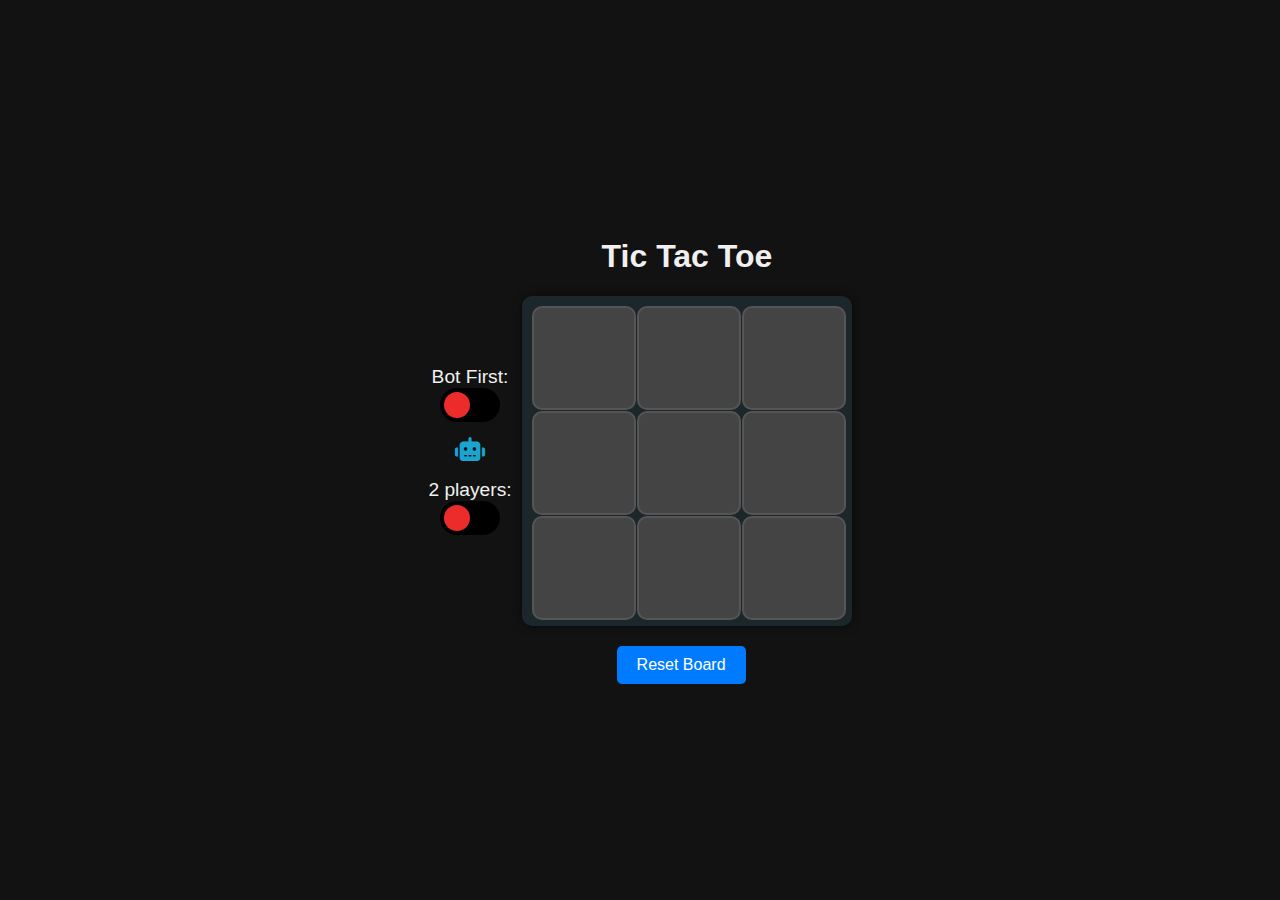
<file: index.html>
<!DOCTYPE html>
<html lang="en">
<head>
    <meta charset="UTF-8">
    <meta name="viewport" content="width=device-width, initial-scale=1.0">
    <title>Tic Tac Toe</title>
    <link rel="stylesheet" href="styles.css">
    <link rel="stylesheet" href="https://cdnjs.cloudflare.com/ajax/libs/font-awesome/5.15.3/css/all.min.css">
    <script src="bot.js"></script>
</head>
<body>
    <!-- <div class="toggle">
        <label for="botFirst">Bot First:</label>
        <input type="checkbox" id="botFirst">
    </div> -->
    <div class="toggle">
        <label for="botFirst">Bot First:</label>
        <label class="switch">
            <input type="checkbox" id="botFirst">
            <span class="slider"></span>
        </label>
        <i id="botIcon" class="fas fa-robot bot-icon normal-bot"></i>
        <br>
        <label for="singleplay">2 players:</label>
        <label class="switch">
            <input type="checkbox" id="singleplay">
            <span class="slider"></span>
        </label>
    </div>
    <!-- <div class="toggle">
        
    </div> -->

    <div class="container">
        <h1 class ="heading">Tic Tac Toe</h1>
        <div class="board">
            <div class="cell" id="cell-0" ></div>
            <div class="cell" id="cell-1"></div>
            <div class="cell" id="cell-2"></div>
            <div class="cell" id="cell-3"></div>
            <div class="cell" id="cell-4"></div>
            <div class="cell" id="cell-5"></div>
            <div class="cell" id="cell-6"></div>
            <div class="cell" id="cell-7"></div>
            <div class="cell" id="cell-8"></div>
        </div>
        <div class="button-container">
            <button id="reset-button">Reset Board</button>
          </div>
    </div>
    
</body>
<!-- <button onclick="resetBoard()">Alert</button> -->

</html>
</file>
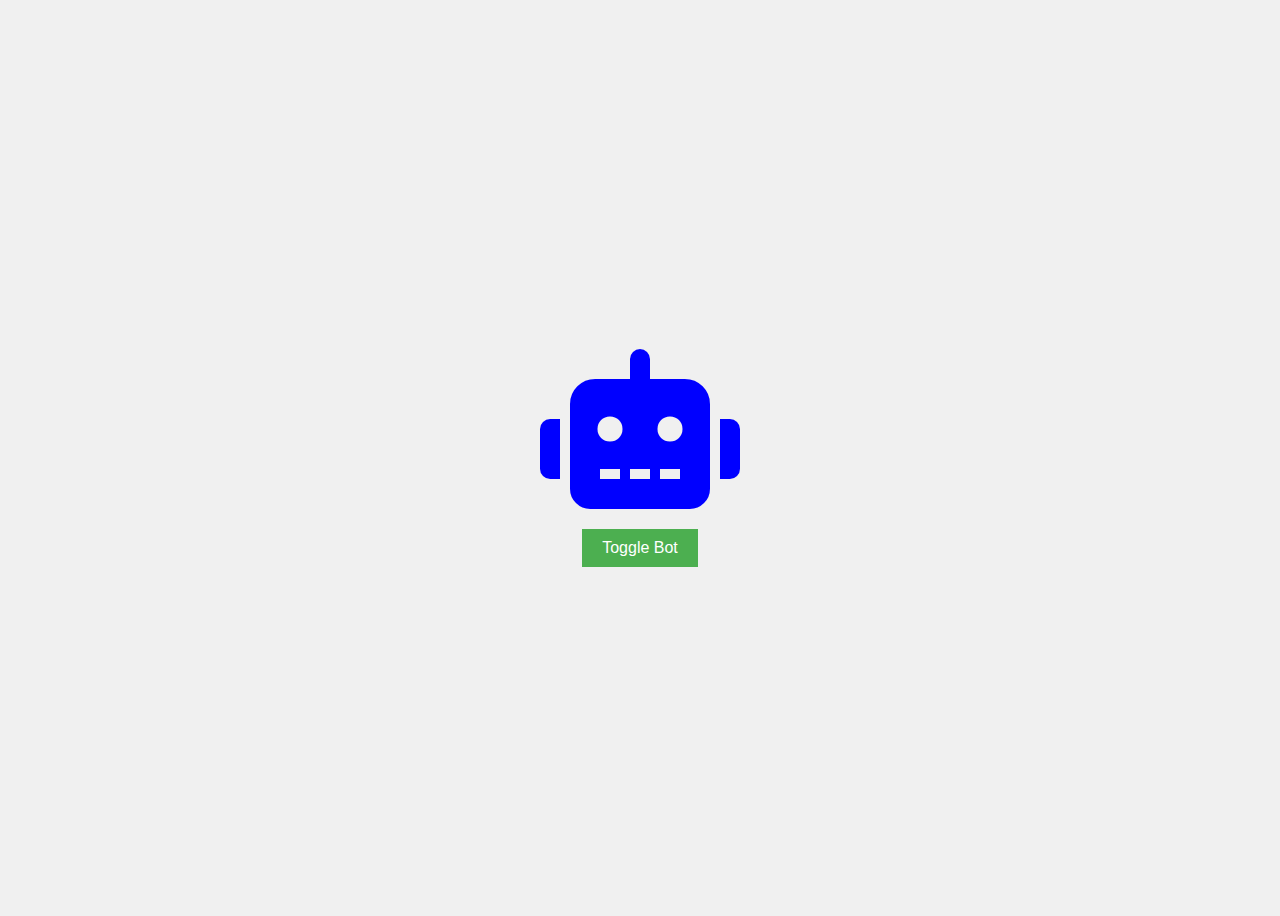
<file: evilbot.html>
<!DOCTYPE html>
<html lang="en">
<head>
    <meta charset="UTF-8">
    <meta name="viewport" content="width=device-width, initial-scale=1.0">
    <title>Toggle Bot Icon</title>
    <link rel="stylesheet" href="https://cdnjs.cloudflare.com/ajax/libs/font-awesome/5.15.3/css/all.min.css">
    <style>
        body {
            display: flex;
            flex-direction: column;
            justify-content: center;
            align-items: center;
            height: 100vh;
            background-color: #f0f0f0;
        }
        .big-icon {
            font-size: 10em;
            margin-bottom: 20px;
            transition: color 0.3s ease;
        }
        .button {
            padding: 10px 20px;
            font-size: 1em;
            background-color: #4CAF50;
            color: white;
            border: none;
            cursor: pointer;
            transition: background-color 0.3s ease;
        }
        .button:hover {
            background-color: #45a049;
        }
        .normal-bot {
            color: blue;
        }
        .evil-bot {
            color: red;
        }
    </style>
</head>
<body>
    <div id="iconContainer">
        <i id="botIcon" class="fas fa-robot big-icon normal-bot"></i>
    </div>
    <button id="toggleButton" class="button">Toggle Bot</button>

    <script>
        const botIcon = document.getElementById('botIcon');
        const toggleButton = document.getElementById('toggleButton');
        let isEvil = false;

        toggleButton.addEventListener('click', function() {
            if (isEvil) {
                botIcon.classList.remove('fa-skull', 'evil-bot');
                botIcon.classList.add('fa-robot', 'normal-bot');
            } else {
                botIcon.classList.remove('fa-robot', 'normal-bot');
                botIcon.classList.add('fa-skull', 'evil-bot');
            }
            isEvil = !isEvil;
        });
    </script>
</body>
</html>
</file>
<file: styles.css>
body {
    display: flex;
    justify-content: center;
    align-items: center;
    height: 100vh;
    margin: 0;
    background-color: #121212;
    font-family: 'Arial', sans-serif;
    color: #f0f0f0;
  }
  .heading {
    margin-left: 80px;
    animation: colorChange 5s infinite; /* Moves heading to the right */
}
@keyframes colorChange {
    0% { color: red; } /* Starting color */
    25% { color: blue; } /* 25% of the animation duration */
    50% { color: green; } /* 50% of the animation duration */
    75% { color: purple; } /* 75% of the animation duration */
    100% { color: red; } /* Back to starting color */
}
  .board {
    display: grid;
    grid-template-columns: repeat(3, 100px);
    grid-template-rows: repeat(3, 100px);
    gap: 5px;
    background-color: #39627544;
    padding: 10px;
    border-radius: 10px;
    box-shadow: 0 0 10px rgba(0, 0, 0, 0.5);
  }
  
  .cell {
    width: 100px;
    height: 100px;
    display: flex;
    align-items: center;
    justify-content: center;
    font-size: 2em;
    border: 2px solid #555;
    border-radius: 10px;
    background-color: #444;
    cursor: pointer;
    transition: background-color 0.3s, transform 0.3s;
    position: relative;
    color: #f0f0f0;
  }
  
  .cell:hover {
    background-color: #555;
    transform: scale(1.05);
  }
  
  .cell.x {
    color: #e94646;
    text-shadow: 0 0 5px #e94646;
    font-family: 'Courier New', Courier, monospace;
  }
  
  .cell.o {
    color: #70abf3;
    text-shadow: 0 0 5px #70abf3;
    font-family: 'Courier New', Courier, monospace;
  }
  
  .cell.x::before,
  .cell.o::before {
    content: '';
    position: absolute;
    width: 80px;
    height: 80px;
    border-radius: 50%;
    opacity: 0.1;
  }
  
  .cell.x::before {
    box-shadow: inset 0 0 0 10px #050505;
  }
  
  .cell.o::before {
    box-shadow: inset 0 0 0 10px #1e6bc9;
  }
  
  .button-container {
    margin-top: 20px;
  }

  button {
    padding: 10px 20px;
    font-size: 1em;
    color: #fff;
    background-color: #007bff;
    border: none;
    border-radius: 5px;
    cursor: pointer;
    transition: background-color 0.3s, transform 0.3s;
    display: inline-block;
    position: relative;
    left: calc(50% - 70px);
    /* bottom : -30px */
  }

  button:hover {
    background-color: #0056b3;
    transform: scale(1.05);
  }

.toggle {
            display: flex;
            flex-direction: column;
            align-items: center;
            margin-top: 0px;
        }
        .toggle label {
            margin-right: 10px;
            font-size: 1.2em;
        }
        .toggle input {
            display: none;
        }
        .switch {
            position: relative;
            display: inline-block;
            width: 60px;
            height: 34px;
        }
        .switch input {
            opacity: 0;
            width: 0;
            height: 0;
        }
        .slider {
            position: absolute;
            cursor: pointer;
            top: 0;
            left: 0;
            right: 0;
            bottom: 0;
            /* background-color: #f00a0a; */
            background-color: #000000f5;
            transition: .4s;
            border-radius: 34px;
        }
        input:checked + .slider {
            background-color: #2196F3;
        }

        .slider:before {
            content: "\f6f6"; /* Unicode for the bot icon */
            font-family: "Font Awesome 5 Free";
            position: absolute;
            top: 4px;
            left: 4px;
            width: 26px;
            height: 26px;
            text-align: center;
            line-height: 26px;
            background-color: rgb(236, 43, 43);
            transition: .4s;
            border-radius: 50%;
          }
          
          input:checked + .slider:before {
            transform: translateX(26px);
            content: "\f171"; /* Unicode for a different bot icon when checked */
            background-color: #2547df; /* Example background color when checked */
          }

        .bot-icon {
            margin-left: -10px;
            font-size: 1.5em;
            margin-top: 15px;
            transition: color 0.3s ease;
        } 

        .normal-bot {
            color: rgb(25, 165, 207);
        }
        .evil-bot {
            color: red;
        }

        /* .big-icon {
            font-size: 2em;
            margin-bottom: 20px;
            transition: color 0.3s ease;
        } */
</file>
